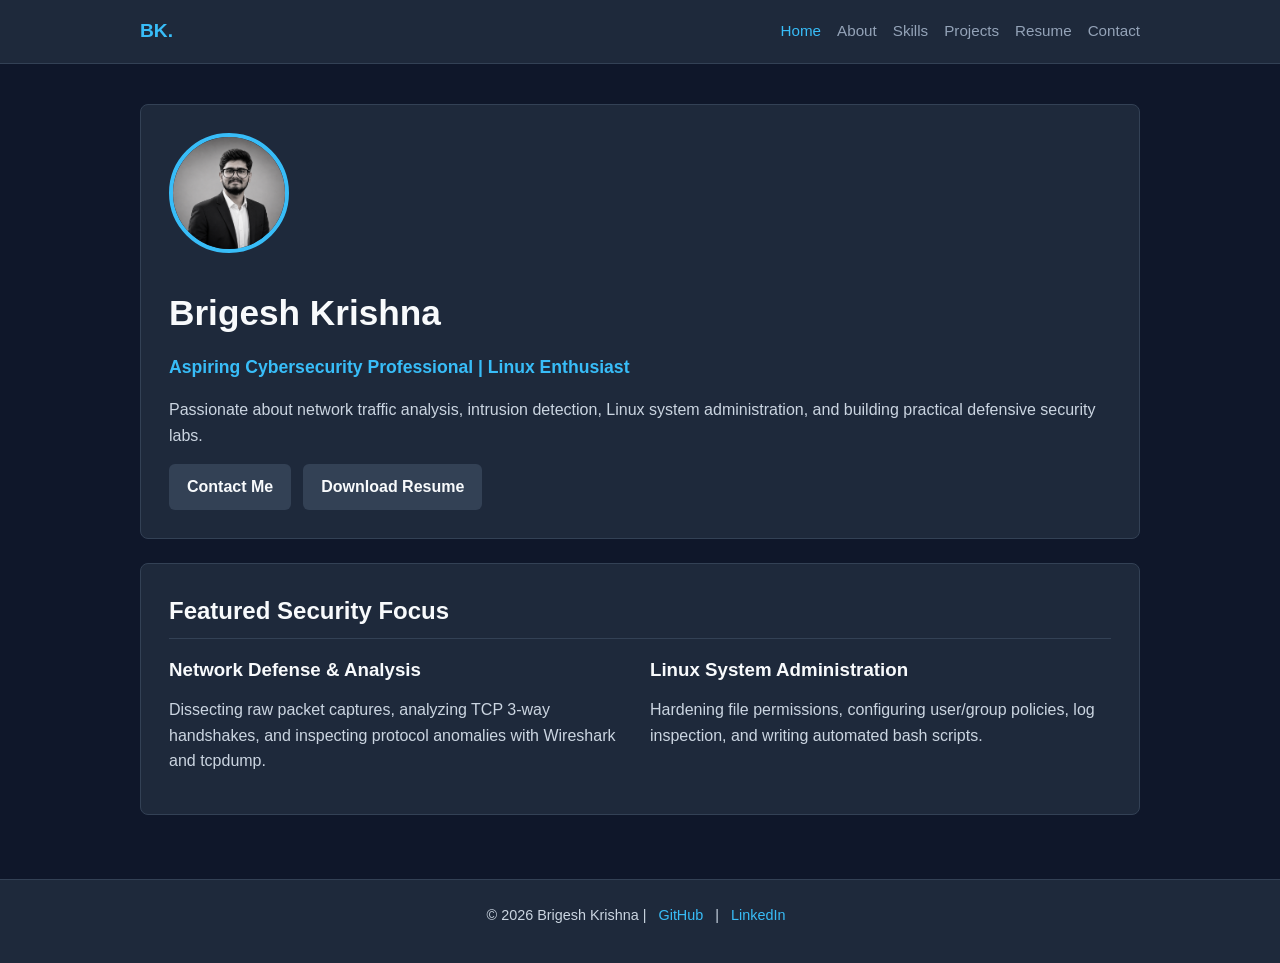
<file: index.html>
<!DOCTYPE html>
<html lang="en">
<head>
  <meta charset="UTF-8">
  <meta name="viewport" content="width=device-width, initial-scale=1.0">
  <title>Brigesh Krishna | Cybersecurity & Linux Enthusiast</title>
  <link rel="stylesheet" href="portfolio.css">
</head>
<body>

  <nav>
    <div class="nav-inner">
      <a href="index.html" class="logo">BK.</a>
      <div class="nav-links">
        <a href="index.html" class="active">Home</a>
        <a href="about.html">About</a>
        <a href="skills.html">Skills</a>
        <a href="project.html">Projects</a>
        <a href="resume.html">Resume</a>
        <a href="contact.html">Contact</a>
      </div>
    </div>
  </nav>

  <main class="container">
    <div class="card hero">
      <img src="portfolio.png" alt="Brigesh Krishna" class="profile-photo">
      <div>
        <h1>Brigesh Krishna</h1>
        <p class="subtitle">Aspiring Cybersecurity Professional | Linux Enthusiast</p>
        <p>Passionate about network traffic analysis, intrusion detection, Linux system administration, and building practical defensive security labs.</p>
        <div class="hero-cta">
          
          <a href="contact.html" class="btn btn-secondary">Contact Me</a>
          <a href="resume.html" class="btn btn-secondary">Download Resume</a>
        </div>
      </div>
    </div>

    <div class="card">
      <h2>Featured Security Focus</h2>
      <div class="grid-2" style="margin-top: 16px;">
        <div>
          <h3>Network Defense & Analysis</h3>
          <p>Dissecting raw packet captures, analyzing TCP 3-way handshakes, and inspecting protocol anomalies with Wireshark and tcpdump.</p>
        </div>
        <div>
          <h3>Linux System Administration</h3>
          <p>Hardening file permissions, configuring user/group policies, log inspection, and writing automated bash scripts.</p>
        </div>
      </div>
    </div>
  </main>

  <footer>
    <p>© 2026 Brigesh Krishna | <a href="https://github.com/sagehatake231-oss" target="_blank">GitHub</a> | <a href="https://linkedin.com" target="_blank">LinkedIn</a></p>
  </footer>

</body>
</html>
</file>
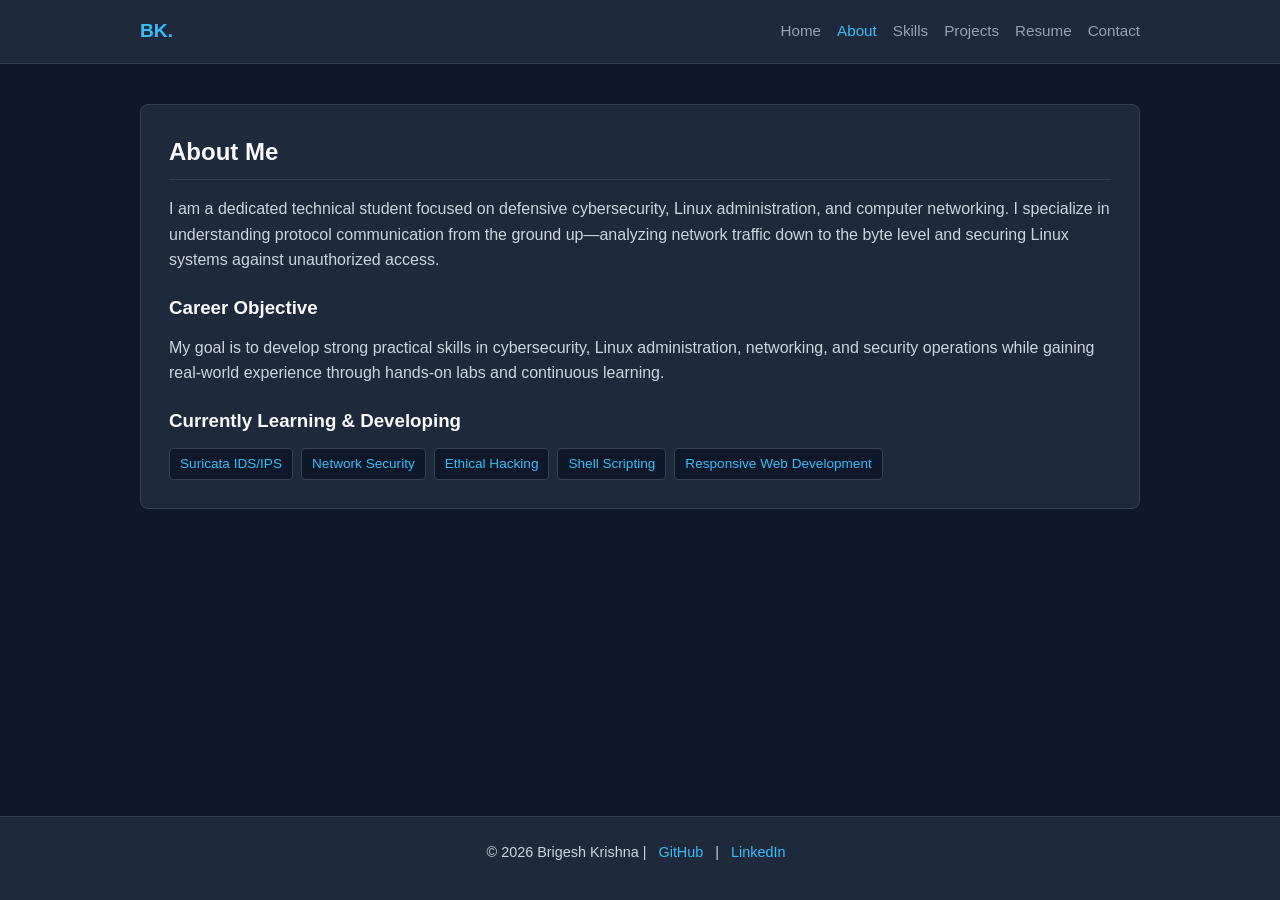
<file: about.html>
<!DOCTYPE html>
<html lang="en">
<head>
  <meta charset="UTF-8">
  <meta name="viewport" content="width=device-width, initial-scale=1.0">
  <title>About Me | Brigesh Krishna</title>
  <link rel="stylesheet" href="portfolio.css">
</head>
<body>

  <nav>
    <div class="nav-inner">
      <a href="index.html" class="logo">BK.</a>
      <div class="nav-links">
        <a href="index.html">Home</a>
        <a href="about.html" class="active">About</a>
        <a href="skills.html">Skills</a>
       <a href="project.html">Projects</a> 
        <a href="resume.html">Resume</a>
        <a href="contact.html">Contact</a>
      </div>
    </div>
  </nav>

  <main class="container">
    <div class="card">
      <h2>About Me</h2>
      <p style="margin-top: 14px;">I am a dedicated technical student focused on defensive cybersecurity, Linux administration, and computer networking. I specialize in understanding protocol communication from the ground up—analyzing network traffic down to the byte level and securing Linux systems against unauthorized access.</p>
      
      <h3 style="margin-top: 20px;">Career Objective</h3>
      <p>My goal is to develop strong practical skills in cybersecurity, Linux administration, networking, and security operations while gaining real-world experience through hands-on labs and continuous learning.</p>

      <h3 style="margin-top: 20px;">Currently Learning & Developing</h3>
      <div class="tag-container">
        <span class="tag">Suricata IDS/IPS</span>
        <span class="tag">Network Security</span>
        <span class="tag">Ethical Hacking</span>
        <span class="tag">Shell Scripting</span>
        <span class="tag">Responsive Web Development</span>
      </div>
    </div>
  </main>

  <footer>
    <p>© 2026 Brigesh Krishna | <a href="https://github.com/sagehatake231-oss" target="_blank">GitHub</a> | <a href="https://linkedin.com" target="_blank">LinkedIn</a></p>
  </footer>

</body>
</html>
</file>
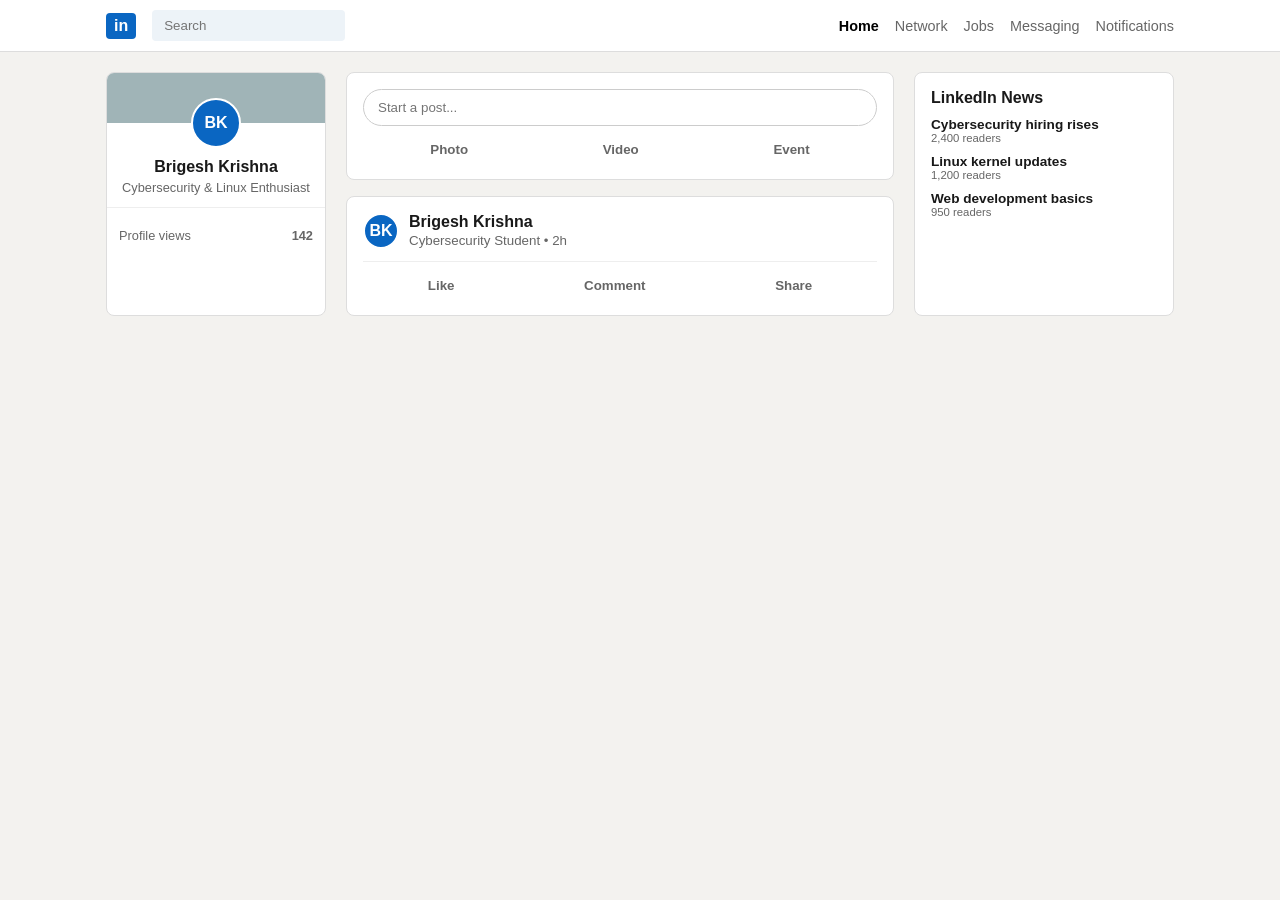
<file: clone.html>
<!DOCTYPE html>
<html lang="en">
<head>
  <meta charset="UTF-8">
  <meta name="viewport" content="width=device-width, initial-scale=1.0">
  <title>LinkedIn Home</title>
  <link rel="stylesheet" href="style.css">
</head>
<body>

  <!-- Top Navigation -->
  <nav>
    <div class="nav-content">
      <div class="logo">in</div>
      <input type="text" placeholder="Search">
      <div class="nav-links">
        <a href="#" class="active">Home</a>
        <a href="#">Network</a>
        <a href="#">Jobs</a>
        <a href="#">Messaging</a>
        <a href="#">Notifications</a>
      </div>
    </div>
  </nav>

  <!-- 3-Column Layout -->
  <main>
    
    <!-- Left: Profile Summary -->
    <aside class="card profile">
      <div class="banner"></div>
      <div class="avatar">BK</div>
      <h3>Brigesh Krishna</h3>
      <p>Cybersecurity & Linux Enthusiast</p>
      <hr>
      <div class="stats">
        <span>Profile views</span>
        <strong>142</strong>
      </div>
    </aside>

    <!-- Center: Feed & Posts -->
    <section class="feed">
      
      <div class="card create-post">
        <input type="text" placeholder="Start a post...">
        <div class="post-buttons">
          <button>Photo</button>
          <button>Video</button>
          <button>Event</button>
        </div>
      </div>

      <article class="card post">
        <div class="post-user">
          <div class="avatar small">BK</div>
          <div>
            <h4>Brigesh Krishna</h4>
            <small>Cybersecurity Student • 2h</small>
          </div>
        </div>
        <p></p>
        <hr>
        <div class="post-actions">
          <button>Like</button>
          <button>Comment</button>
          <button>Share</button>
        </div>
      </article>

    </section>

    <!-- Right: Trending News -->
    <aside class="card news">
      <h3>LinkedIn News</h3>
      <ul>
        <li><strong>Cybersecurity hiring rises</strong><small>2,400 readers</small></li>
        <li><strong>Linux kernel updates</strong><small>1,200 readers</small></li>
        <li><strong>Web development basics</strong><small>950 readers</small></li>
      </ul>
    </aside>

  </main>

</body>
</html>
</file>
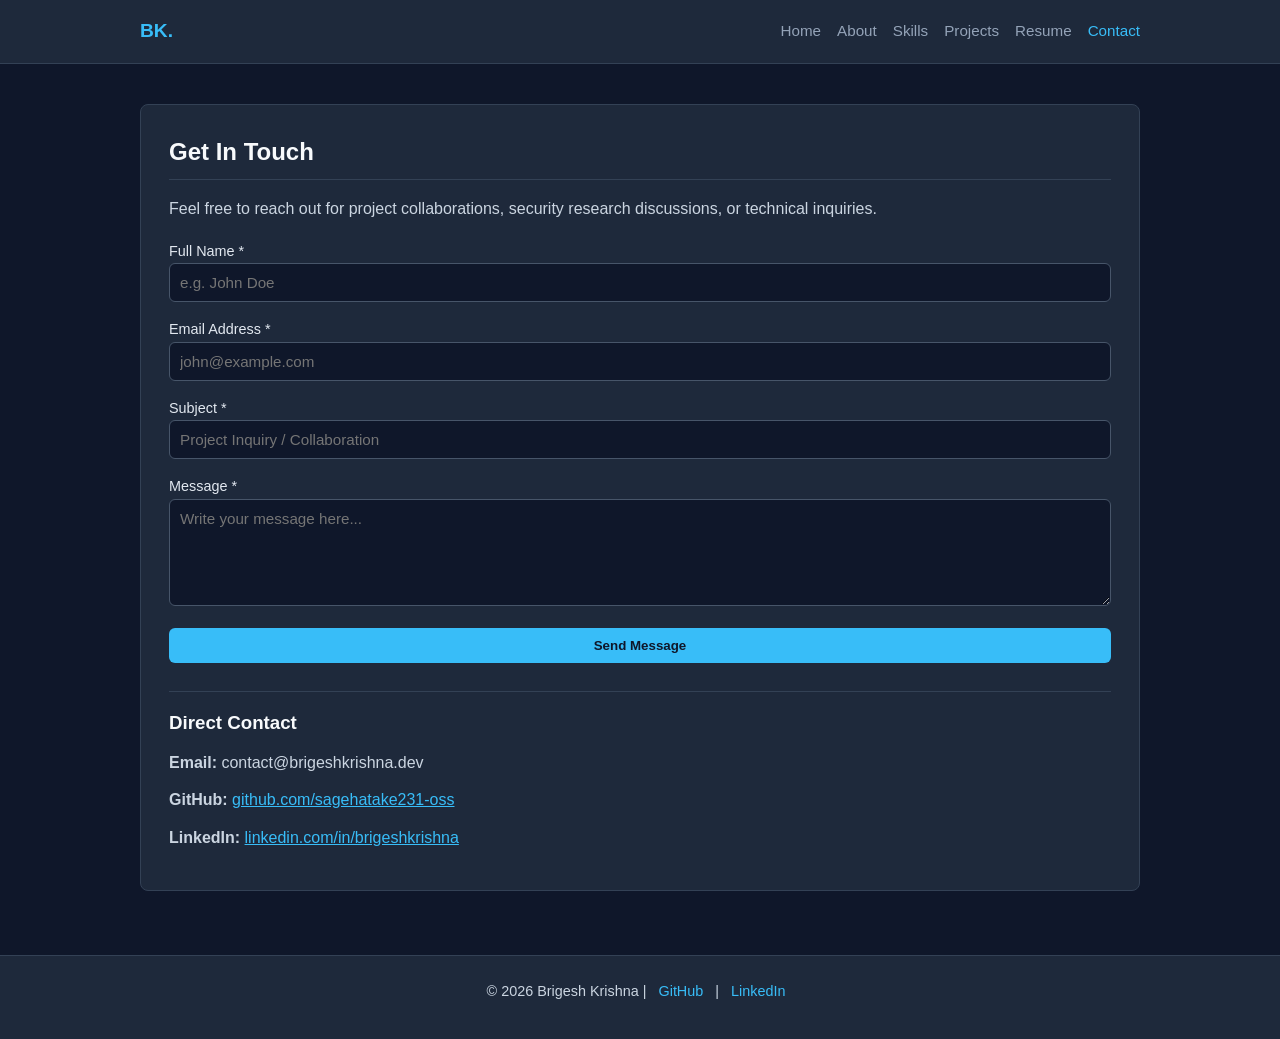
<file: contact.html>
<!DOCTYPE html>
<html lang="en">
<head>
  <meta charset="UTF-8">
  <meta name="viewport" content="width=device-width, initial-scale=1.0">
  <title>Contact | Brigesh Krishna</title>
  <link rel="stylesheet" href="portfolio.css">
</head>
<body>

  <nav>
    <div class="nav-inner">
      <a href="index.html" class="logo">BK.</a>
      <div class="nav-links">
        <a href="index.html">Home</a>
        <a href="about.html">About</a>
        <a href="skills.html">Skills</a>
        <a href="project.html">Projects</a>
        <a href="resume.html">Resume</a>
        <a href="contact.html" class="active">Contact</a>
      </div>
    </div>
  </nav>

  <main class="container">
    <div class="card">
      <h2>Get In Touch</h2>
      <p>Feel free to reach out for project collaborations, security research discussions, or technical inquiries.</p>
      
      <form action="https://formspree.io/f/YOUR_FORMSPREE_ID" method="POST">
        <div>
          <label for="name">Full Name *</label>
          <input type="text" id="name" name="name" required minlength="2" maxlength="60" placeholder="e.g. John Doe">
        </div>

        <div>
          <label for="email">Email Address *</label>
          <input type="email" id="email" name="email" required placeholder="john@example.com">
        </div>

        <div>
          <label for="subject">Subject *</label>
          <input type="text" id="subject" name="subject" required minlength="4" maxlength="100" placeholder="Project Inquiry / Collaboration">
        </div>

        <div>
          <label for="message">Message *</label>
          <textarea id="message" name="message" rows="5" required minlength="10" maxlength="2000" placeholder="Write your message here..."></textarea>
        </div>

        <button type="submit" class="btn">Send Message</button>
      </form>

      <div style="margin-top: 28px; border-top: 1px solid #334155; padding-top: 16px;">
        <h3>Direct Contact</h3>
        <p><strong>Email:</strong> contact@brigeshkrishna.dev</p>
        <p><strong>GitHub:</strong> <a href="https://github.com/sagehatake231-oss" target="_blank" style="color: #38bdf8;">github.com/sagehatake231-oss</a></p>
        <p><strong>LinkedIn:</strong> <a href="https://linkedin.com" target="_blank" style="color: #38bdf8;">linkedin.com/in/brigeshkrishna</a></p>
      </div>
    </div>
  </main>

  <footer>
    <p>© 2026 Brigesh Krishna | <a href="https://github.com/sagehatake231-oss" target="_blank">GitHub</a> | <a href="https://linkedin.com" target="_blank">LinkedIn</a></p>
  </footer>

</body>
</html>
</file>
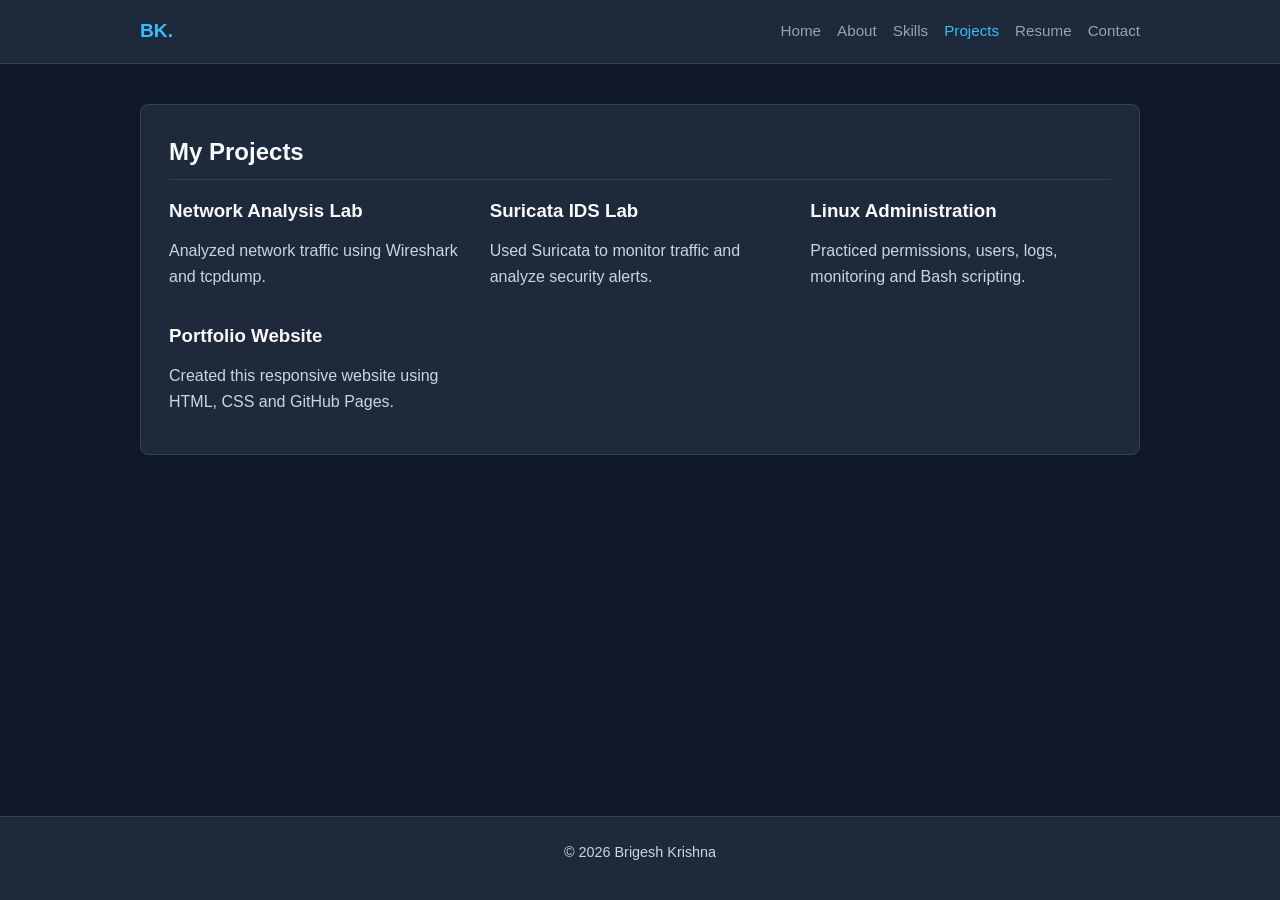
<file: project.html>
<!DOCTYPE html>
<html lang="en">

<head>
  <meta charset="UTF-8">
  <meta name="viewport" content="width=device-width, initial-scale=1.0">
  <title>Projects | Brigesh Krishna</title>
  <link rel="stylesheet" href="portfolio.css">
</head>

<body>

<nav>
  <div class="nav-inner">
    <a href="index.html" class="logo">BK.</a>

    <div class="nav-links">
      <a href="index.html">Home</a>
      <a href="about.html">About</a>
      <a href="skills.html">Skills</a>
      <a href="project.html" class="active">Projects</a>
      <a href="resume.html">Resume</a>
      <a href="contact.html">Contact</a>
    </div>
  </div>
</nav>

<main class="container">

  <div class="card">
    <h2>My Projects</h2>

    <div class="grid-2">

      <div>
        <h3>Network Analysis Lab</h3>
        <p>Analyzed network traffic using Wireshark and tcpdump.</p>
      </div>

      <div>
        <h3>Suricata IDS Lab</h3>
        <p>Used Suricata to monitor traffic and analyze security alerts.</p>
      </div>

      <div>
        <h3>Linux Administration</h3>
        <p>Practiced permissions, users, logs, monitoring and Bash scripting.</p>
      </div>

      <div>
        <h3>Portfolio Website</h3>
        <p>Created this responsive website using HTML, CSS and GitHub Pages.</p>
      </div>

    </div>
  </div>

</main>

<footer>
  <p>© 2026 Brigesh Krishna</p>
</footer>

</body>
</html>
</file>
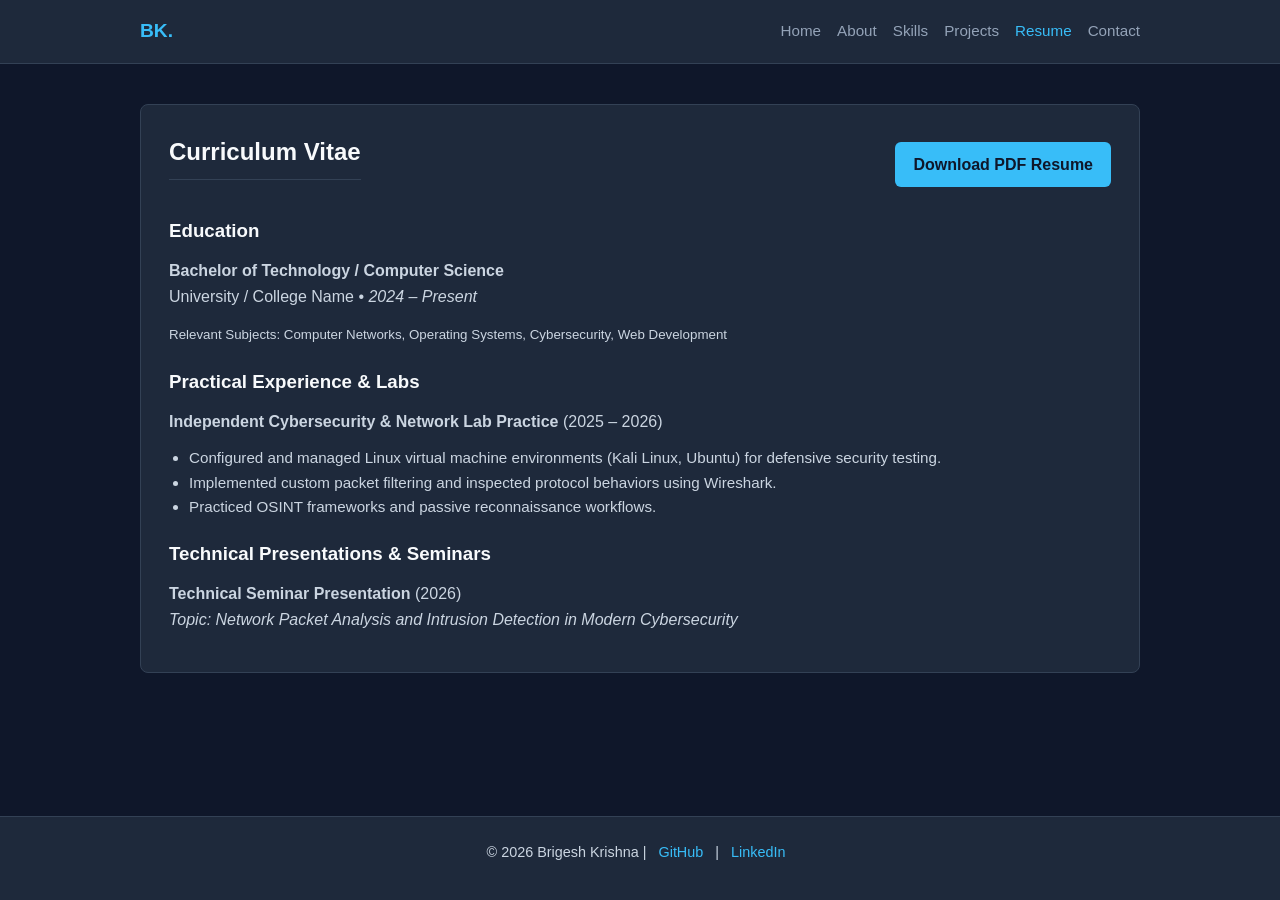
<file: resume.html>
<!DOCTYPE html>
<html lang="en">
<head>
  <meta charset="UTF-8">
  <meta name="viewport" content="width=device-width, initial-scale=1.0">
  <title>Resume | Brigesh Krishna</title>
  <link rel="stylesheet" href="portfolio.css">
</head>
<body>

  <nav>
    <div class="nav-inner">
      <a href="index.html" class="logo">BK.</a>
      <div class="nav-links">
        <a href="index.html">Home</a>
        <a href="about.html">About</a>
        <a href="skills.html">Skills</a>
        <a href="project.html">Projects</a>
        <a href="resume.html" class="active">Resume</a>
        <a href="contact.html">Contact</a>
      </div>
    </div>
  </nav>

  <main class="container">
    <div class="card">
      <div style="display: flex; justify-content: space-between; align-items: center; flex-wrap: wrap; gap: 12px;">
        <h2>Curriculum Vitae</h2>
        <a href="#" class="btn" download>Download PDF Resume</a>
      </div>

      <h3 style="margin-top: 20px;">Education</h3>
      <p><strong>Bachelor of Technology / Computer Science</strong><br>
      University / College Name • <em>2024 – Present</em></p>
      <p><small>Relevant Subjects: Computer Networks, Operating Systems, Cybersecurity, Web Development</small></p>

      <h3 style="margin-top: 20px;">Practical Experience & Labs</h3>
      <p><strong>Independent Cybersecurity & Network Lab Practice</strong> (2025 – 2026)</p>
      <ul style="margin-left: 20px; color: #cbd5e1; font-size: 0.95rem;">
        <li>Configured and managed Linux virtual machine environments (Kali Linux, Ubuntu) for defensive security testing.</li>
        <li>Implemented custom packet filtering and inspected protocol behaviors using Wireshark.</li>
        <li>Practiced OSINT frameworks and passive reconnaissance workflows.</li>
      </ul>

      <h3 style="margin-top: 20px;">Technical Presentations & Seminars</h3>
      <p><strong>Technical Seminar Presentation</strong> (2026)<br>
      <em>Topic: Network Packet Analysis and Intrusion Detection in Modern Cybersecurity</em></p>
    </div>
  </main>

  <footer>
    <p>© 2026 Brigesh Krishna | <a href="https://github.com/sagehatake231-oss" target="_blank">GitHub</a> | <a href="https://linkedin.com" target="_blank">LinkedIn</a></p>
  </footer>

</body>
</html>
</file>
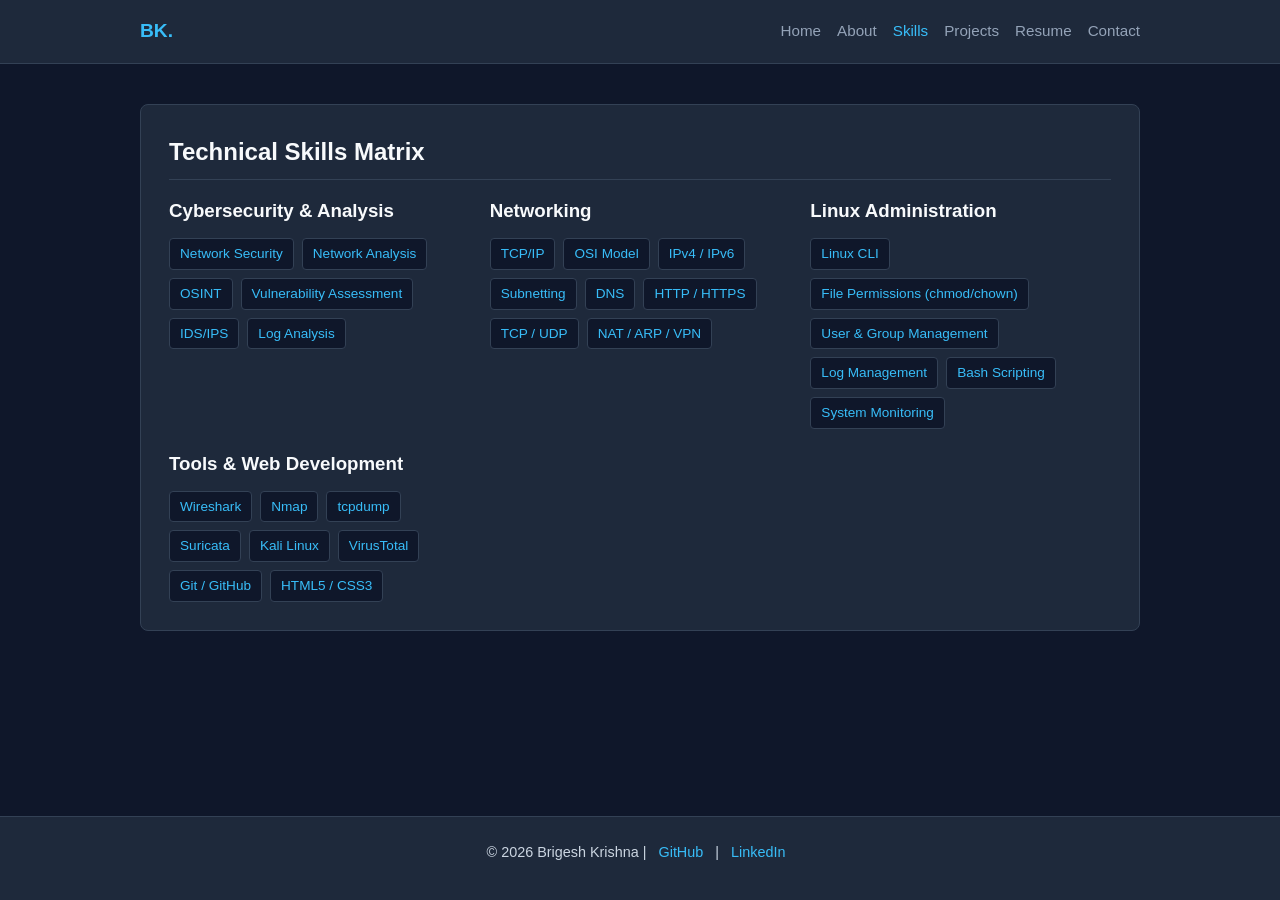
<file: skills.html>
<!DOCTYPE html>
<html lang="en">
<head>
  <meta charset="UTF-8">
  <meta name="viewport" content="width=device-width, initial-scale=1.0">
  <title>Skills | Brigesh Krishna</title>
  <link rel="stylesheet" href="portfolio.css">
</head>
<body>

  <nav>
    <div class="nav-inner">
      <a href="index.html" class="logo">BK.</a>
      <div class="nav-links">
        <a href="index.html">Home</a>
        <a href="about.html">About</a>
        <a href="skills.html" class="active">Skills</a>
        <a href="project.html">Projects</a>
        <a href="resume.html">Resume</a>
        <a href="contact.html">Contact</a>
      </div>
    </div>
  </nav>

  <main class="container">
    <div class="card">
      <h2>Technical Skills Matrix</h2>
      <div class="grid-2">
        <div>
          <h3>Cybersecurity & Analysis</h3>
          <div class="tag-container">
            <span class="tag">Network Security</span>
            <span class="tag">Network Analysis</span>
            <span class="tag">OSINT</span>
            <span class="tag">Vulnerability Assessment</span>
            <span class="tag">IDS/IPS</span>
            <span class="tag">Log Analysis</span>
          </div>
        </div>

        <div>
          <h3>Networking</h3>
          <div class="tag-container">
            <span class="tag">TCP/IP</span>
            <span class="tag">OSI Model</span>
            <span class="tag">IPv4 / IPv6</span>
            <span class="tag">Subnetting</span>
            <span class="tag">DNS</span>
            <span class="tag">HTTP / HTTPS</span>
            <span class="tag">TCP / UDP</span>
            <span class="tag">NAT / ARP / VPN</span>
          </div>
        </div>

        <div>
          <h3>Linux Administration</h3>
          <div class="tag-container">
            <span class="tag">Linux CLI</span>
            <span class="tag">File Permissions (chmod/chown)</span>
            <span class="tag">User & Group Management</span>
            <span class="tag">Log Management</span>
            <span class="tag">Bash Scripting</span>
            <span class="tag">System Monitoring</span>
          </div>
        </div>

        <div>
          <h3>Tools & Web Development</h3>
          <div class="tag-container">
            <span class="tag">Wireshark</span>
            <span class="tag">Nmap</span>
            <span class="tag">tcpdump</span>
            <span class="tag">Suricata</span>
            <span class="tag">Kali Linux</span>
            <span class="tag">VirusTotal</span>
            <span class="tag">Git / GitHub</span>
            <span class="tag">HTML5 / CSS3</span>
          </div>
        </div>
      </div>
    </div>
  </main>

  <footer>
    <p>© 2026 Brigesh Krishna | <a href="https://github.com/sagehatake231-oss" target="_blank">GitHub</a> | <a href="https://linkedin.com" target="_blank">LinkedIn</a></p>
  </footer>

</body>
</html>
</file>
<file: portfolio.css>
* {
  box-sizing: border-box;
  margin: 0;
  padding: 0;
  font-family: -apple-system, BlinkMacSystemFont, "Segoe UI", Roboto, sans-serif;
}

body {
  background: #0f172a;
  color: #e2e8f0;
  line-height: 1.6;
  display: flex;
  flex-direction: column;
  min-height: 100vh;
}

.container {
  width: 90%;
  max-width: 1000px;
  margin: 0 auto;
  padding: 40px 0;
  flex: 1;
}

/* Navigation */
nav {
  background: #1e293b;
  padding: 16px 0;
  border-bottom: 1px solid #334155;
  position: sticky;
  top: 0;
  z-index: 100;
}

.nav-inner {
  width: 90%;
  max-width: 1000px;
  margin: 0 auto;
  display: flex;
  justify-content: space-between;
  align-items: center;
}

.logo {
  font-size: 1.2rem;
  font-weight: 700;
  color: #38bdf8;
  text-decoration: none;
}

.nav-links {
  display: flex;
  gap: 16px;
  flex-wrap: wrap;
}

.nav-links a {
  color: #94a3b8;
  text-decoration: none;
  font-size: 0.95rem;
  font-weight: 500;
  transition: color 0.2s ease;
}

.nav-links a:hover,
.nav-links a.active {
  color: #38bdf8;
}

/* Cards & Content */
.card {
  background: #1e293b;
  padding: 28px;
  border-radius: 8px;
  border: 1px solid #334155;
  margin-bottom: 24px;
}

h1, h2, h3 {
  color: #f8fafc;
  margin-bottom: 12px;
}

h1 {
  font-size: 2.2rem;
}

h2 {
  font-size: 1.5rem;
  border-bottom: 1px solid #334155;
  padding-bottom: 8px;
  margin-bottom: 16px;
}

p {
  margin-bottom: 12px;
  color: #cbd5e1;
}

.subtitle {
  color: #38bdf8;
  font-weight: 600;
  font-size: 1.1rem;
  margin-bottom: 16px;
}

/* Hero Section & Profile Image */
.hero {
  display: flex;
  align-items: center;
  gap: 32px;
  flex-wrap: wrap;
}

.profile-photo {
  width: 120px;
  height: 120px;
  border-radius: 50%;
  object-fit: cover;
  border: 4px solid #38bdf8;
  flex-shrink: 0;
}

.hero-cta {
  display: flex;
  gap: 12px;
  margin-top: 16px;
  flex-wrap: wrap;
}

/* Buttons & Tags */
.btn {
  display: inline-block;
  background: #38bdf8;
  color: #0f172a;
  font-weight: 600;
  text-decoration: none;
  padding: 10px 18px;
  border-radius: 6px;
  border: none;
  cursor: pointer;
  transition: opacity 0.2s ease;
}

.btn-secondary {
  background: #334155;
  color: #f8fafc;
}

.btn:hover {
  opacity: 0.9;
}

.tag-container {
  display: flex;
  flex-wrap: wrap;
  gap: 8px;
  margin-top: 10px;
}

.tag {
  background: #0f172a;
  color: #38bdf8;
  border: 1px solid #334155;
  padding: 4px 10px;
  border-radius: 4px;
  font-size: 0.85rem;
}

.grid-2 {
  display: grid;
  grid-template-columns: repeat(auto-fit, minmax(280px, 1fr));
  gap: 20px;
}

/* Form Styles */
form {
  display: flex;
  flex-direction: column;
  gap: 14px;
  margin-top: 16px;
}

label {
  font-weight: 500;
  font-size: 0.9rem;
  color: #e2e8f0;
}

input, textarea {
  width: 100%;
  padding: 10px;
  border-radius: 6px;
  border: 1px solid #475569;
  background: #0f172a;
  color: #fff;
  font-size: 0.95rem;
}

input:focus, textarea:focus {
  outline: 1px solid #38bdf8;
  border-color: #38bdf8;
}

hr {
  border: none;
  border-top: 1px solid #334155;
  margin: 20px 0;
}

/* Footer */
footer {
  background: #1e293b;
  border-top: 1px solid #334155;
  padding: 24px 0;
  text-align: center;
  color: #94a3b8;
  font-size: 0.9rem;
}

footer a {
  color: #38bdf8;
  text-decoration: none;
  margin: 0 8px;
}

@media (max-width: 600px) {
  .hero {
    flex-direction: column;
    text-align: center;
  }
  .hero-cta {
    justify-content: center;
  }
}
</file>
<file: style.css>
/* 1. Global Reset */
* {
  box-sizing: border-box;
  margin: 0;
  padding: 0;
  font-family: sans-serif;
}

body {
  background: #f3f2ef;
  color: #191919;
}

/* 2. Top Navigation */
nav {
  background: #fff;
  border-bottom: 1px solid #ddd;
  position: sticky;
  top: 0;
}

.nav-content {
  max-width: 1100px;
  margin: auto;
  padding: 10px 16px;
  display: flex;
  align-items: center;
  gap: 16px;
}

.logo {
  background: #0a66c2;
  color: #fff;
  font-weight: bold;
  padding: 4px 8px;
  border-radius: 4px;
}

nav input {
  padding: 8px 12px;
  background: #edf3f8;
  border: none;
  border-radius: 4px;
}

.nav-links {
  margin-left: auto;
  display: flex;
  gap: 16px;
}

.nav-links a {
  text-decoration: none;
  color: #666;
  font-size: 0.9rem;
}

.nav-links a.active {
  color: #000;
  font-weight: bold;
}

/* 3. Main Grid Layout */
main {
  max-width: 1100px;
  margin: 20px auto;
  padding: 0 16px;
  display: grid;
  grid-template-columns: 220px 1fr 260px;
  gap: 20px;
}

.card {
  background: #fff;
  border: 1px solid #ddd;
  border-radius: 8px;
  overflow: hidden;
  margin-bottom: 16px;
  padding: 16px;
}

/* 4. Left Sidebar (Profile) */
.profile {
  padding: 0;
  text-align: center;
}

.banner {
  height: 50px;
  background: #a0b4b7;
}

.avatar {
  width: 50px;
  height: 50px;
  border-radius: 50%;
  background: #0a66c2;
  color: #fff;
  display: flex;
  align-items: center;
  justify-content: center;
  margin: -25px auto 10px;
  border: 2px solid #fff;
  font-weight: bold;
}

.avatar.small {
  width: 36px;
  height: 36px;
  margin: 0;
}

.profile h3 {
  font-size: 1rem;
}

.profile p {
  font-size: 0.8rem;
  color: #666;
  padding: 4px 8px;
}

.stats {
  display: flex;
  justify-content: space-between;
  font-size: 0.8rem;
  padding: 12px;
  color: #666;
}

/* 5. Center Feed */
.create-post input {
  width: 100%;
  padding: 10px 14px;
  border: 1px solid #ccc;
  border-radius: 20px;
  outline: none;
}

.post-buttons, .post-actions {
  display: flex;
  justify-content: space-around;
  margin-top: 10px;
}

button {
  background: none;
  border: none;
  color: #666;
  font-weight: bold;
  cursor: pointer;
  padding: 6px 10px;
}

button:hover {
  background: #f0f0f0;
  border-radius: 4px;
}

.post-user {
  display: flex;
  align-items: center;
  gap: 10px;
  margin-bottom: 10px;
}

.post-user small {
  color: #666;
}

.post p {
  font-size: 0.9rem;
  line-height: 1.4;
  margin-bottom: 12px;
}

hr {
  border: none;
  border-top: 1px solid #eee;
  margin: 8px 0;
}

/* 6. Right Sidebar (News) */
.news h3 {
  font-size: 1rem;
  margin-bottom: 10px;
}

.news ul {
  list-style: none;
}

.news li {
  margin-bottom: 10px;
  font-size: 0.85rem;
}

.news small {
  display: block;
  color: #666;
}

/* 7. Responsive for Mobile */
@media (max-width: 850px) {
  main {
    grid-template-columns: 1fr;
  }
  .profile, .news {
    display: none;
  }
}
</file>
